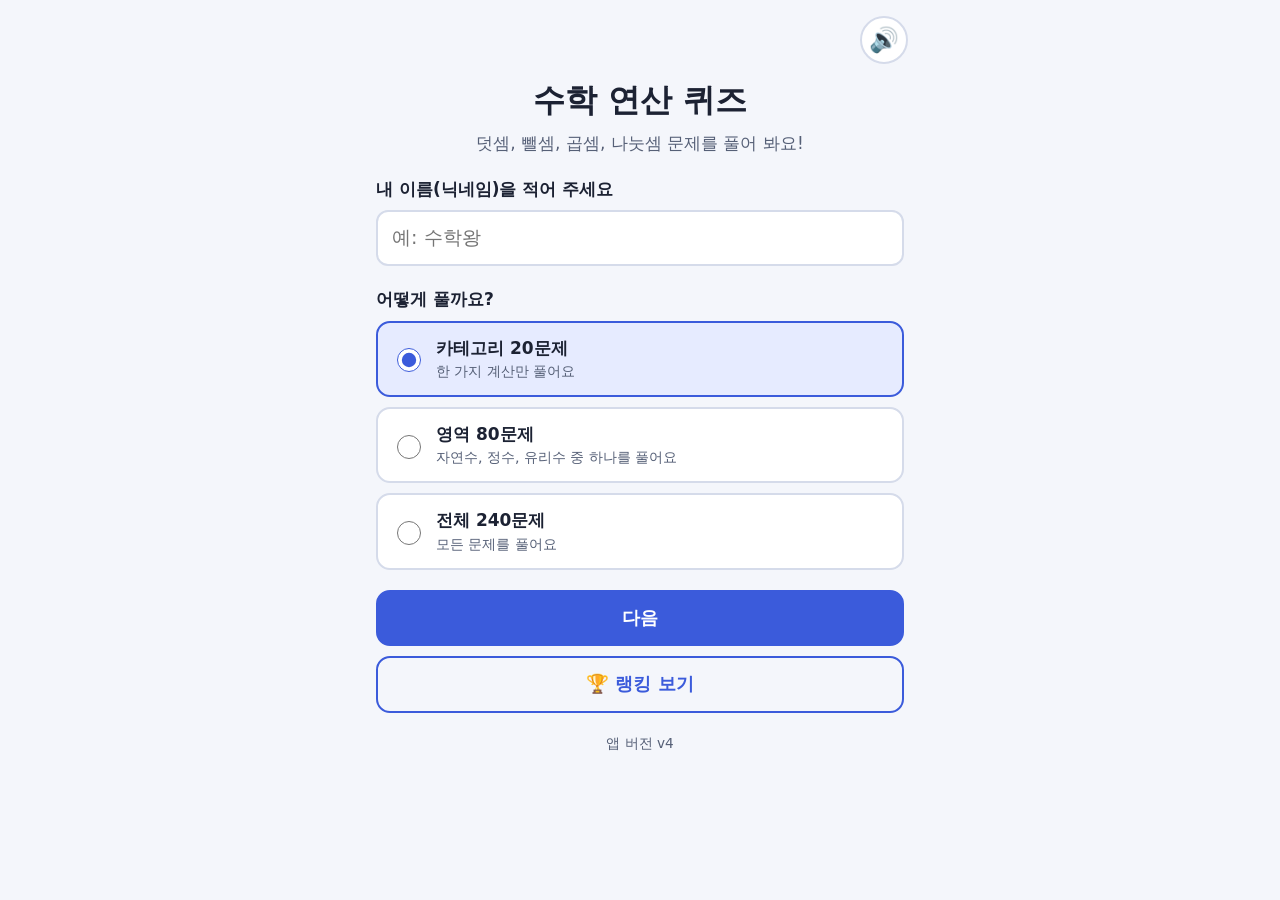
<file: index.html>
<!doctype html>
<html lang="ko">
<head>
<meta charset="utf-8">
<meta name="viewport" content="width=device-width, initial-scale=1, viewport-fit=cover">
<title>수학 연산 퀴즈</title>
<meta name="description" content="자연수·정수·유리수의 사칙연산을 4지선다로 푸는 퀴즈 게임">

<!-- PWA: 홈 화면에 추가하면 주소창 없이 앱처럼 열려요 -->
<link rel="manifest" href="manifest.json">
<meta name="theme-color" content="#3b5bdb" media="(prefers-color-scheme: light)">
<meta name="theme-color" content="#11141c" media="(prefers-color-scheme: dark)">
<link rel="icon" type="image/png" sizes="192x192" href="icons/icon-192.png">
<link rel="apple-touch-icon" href="icons/apple-touch-icon.png">
<meta name="mobile-web-app-capable" content="yes">
<meta name="apple-mobile-web-app-capable" content="yes">
<meta name="apple-mobile-web-app-status-bar-style" content="default">
<meta name="apple-mobile-web-app-title" content="수학퀴즈">

<link rel="stylesheet" href="style.css">
</head>
<body>
<main id="app">

  <div class="appbar">
    <button type="button" class="icon-btn" id="sound-btn" aria-pressed="false" aria-label="소리 끄기">🔊</button>
  </div>

  <!-- 1. 홈 -->
  <section id="screen-home" class="screen" aria-labelledby="home-title">
    <h1 id="home-title" tabindex="-1" data-focus>수학 연산 퀴즈</h1>
    <p class="lead">덧셈, 뺄셈, 곱셈, 나눗셈 문제를 풀어 봐요!</p>
    <p class="notice store-notice" hidden></p>

    <form id="home-form" novalidate>
      <div class="field">
        <label for="nick">내 이름(닉네임)을 적어 주세요</label>
        <input id="nick" name="nick" type="text" maxlength="10" autocomplete="off" placeholder="예: 수학왕" aria-describedby="nick-error">
        <p id="nick-error" class="error" role="alert" hidden></p>
      </div>

      <fieldset class="modes">
        <legend>어떻게 풀까요?</legend>
        <label class="mode">
          <input type="radio" name="mode" value="category" checked>
          <span class="mode-body"><strong>카테고리 20문제</strong><small>한 가지 계산만 풀어요</small></span>
        </label>
        <label class="mode">
          <input type="radio" name="mode" value="area">
          <span class="mode-body"><strong>영역 80문제</strong><small>자연수, 정수, 유리수 중 하나를 풀어요</small></span>
        </label>
        <label class="mode">
          <input type="radio" name="mode" value="all">
          <span class="mode-body"><strong>전체 240문제</strong><small>모든 문제를 풀어요</small></span>
        </label>
      </fieldset>

      <div class="actions">
        <button type="submit" class="btn primary" id="home-go">다음</button>
        <button type="button" class="btn ghost" id="home-rank">🏆 랭킹 보기</button>
      </div>
    </form>
    <p class="app-version" id="app-version"></p>
  </section>

  <!-- 2. 카테고리 선택 -->
  <section id="screen-cat" class="screen" aria-labelledby="cat-title" hidden>
    <button type="button" class="link" id="cat-back">← 뒤로</button>
    <h2 id="cat-title" tabindex="-1" data-focus></h2>
    <p class="lead" id="cat-help"></p>
    <div class="cat-grid" id="cat-grid"></div>
  </section>

  <!-- 3. 퀴즈 -->
  <section id="screen-quiz" class="screen" aria-label="퀴즈" hidden>
    <div class="quiz-top">
      <button type="button" class="link" id="quit">← 그만하기</button>
      <span class="score" id="score">점수 0</span>
    </div>
    <div class="progress" id="progress" role="progressbar" aria-label="진행" aria-valuemin="0" aria-valuemax="1" aria-valuenow="0">
      <div id="bar"></div>
    </div>
    <p class="progress-text" id="progress-text"></p>

    <div class="timer" id="timer" aria-hidden="true">
      <span class="timer-text" id="timer-text">⏱ 30초</span>
      <div class="timer-bar"><div id="timer-fill"></div></div>
    </div>
    <p class="sr-only">문제마다 30초 안에 풀어요. 빨리 풀수록 보너스 점수가 있어요.</p>

    <p class="tag" id="q-tag"></p>
    <h2 class="question" id="q-text" tabindex="-1" data-focus></h2>
    <div class="choices" id="choices" role="group" aria-label="보기"></div>

    <div class="feedback" id="feedback" tabindex="-1" aria-live="polite" hidden>
      <p class="fb-head"><span class="icon" id="fb-icon" aria-hidden="true"></span><span id="fb-title"></span></p>
      <p class="fb-points" id="fb-points"></p>
      <p class="fb-answer" id="fb-answer"></p>
      <p class="fb-exp" id="fb-exp"></p>
      <p class="fb-concept" id="fb-concept"></p>
      <button type="button" class="btn primary" id="next">다음</button>
    </div>

    <button type="button" class="btn ghost" id="skip" hidden>점검용: 결과로 건너뛰기 (기록 저장 안 함)</button>
  </section>

  <!-- 4. 결과 -->
  <section id="screen-result" class="screen" aria-labelledby="result-title" hidden>
    <h2 id="result-title" tabindex="-1" data-focus>결과</h2>
    <p class="lead" id="r-who"></p>
    <div class="result-card">
      <p class="r-label">최종 점수</p>
      <p class="r-score" id="r-score"></p>
      <p class="r-max" id="r-max"></p>
      <p class="r-msg" id="r-msg"></p>
    </div>
    <div class="stats">
      <div class="stat"><span class="stat-label">정답 수</span><strong id="r-correct"></strong></div>
      <div class="stat"><span class="stat-label">걸린 시간</span><strong id="r-time"></strong></div>
      <div class="stat"><span class="stat-label">내 순위</span><strong id="r-rank"></strong><small id="r-rank-sub"></small></div>
    </div>
    <p class="note" id="r-note" hidden></p>
    <p class="notice store-notice" hidden></p>
    <div class="actions">
      <button type="button" class="btn primary" id="retry">다시 도전</button>
      <button type="button" class="btn secondary" id="retry-wrong">틀린 문제만 다시 풀기</button>
      <button type="button" class="btn ghost" id="result-rank">🏆 랭킹 보기</button>
      <button type="button" class="btn ghost" id="to-home">처음으로</button>
    </div>
  </section>

  <!-- 5. 랭킹 -->
  <section id="screen-rank" class="screen" aria-labelledby="rank-title" hidden>
    <button type="button" class="link" id="rank-back">← 뒤로</button>
    <h2 id="rank-title" tabindex="-1" data-focus>🏆 랭킹</h2>
    <p class="notice store-notice" hidden></p>
    <div class="tabs" id="rank-modes" role="tablist" aria-label="랭킹 종류"></div>
    <div class="subtabs" id="rank-subs" role="tablist" aria-label="세부 종류"></div>
    <div id="rank-panel" role="tabpanel" aria-live="polite">
      <h3 id="rank-heading"></h3>
      <div id="rank-list"></div>
    </div>
    <button type="button" class="btn ghost danger" id="rank-reset">기록 지우기</button>
  </section>

</main>

<script src="questions.js"></script>
<script src="logic.js"></script>
<script src="app.js"></script>
</body>
</html>
</file>
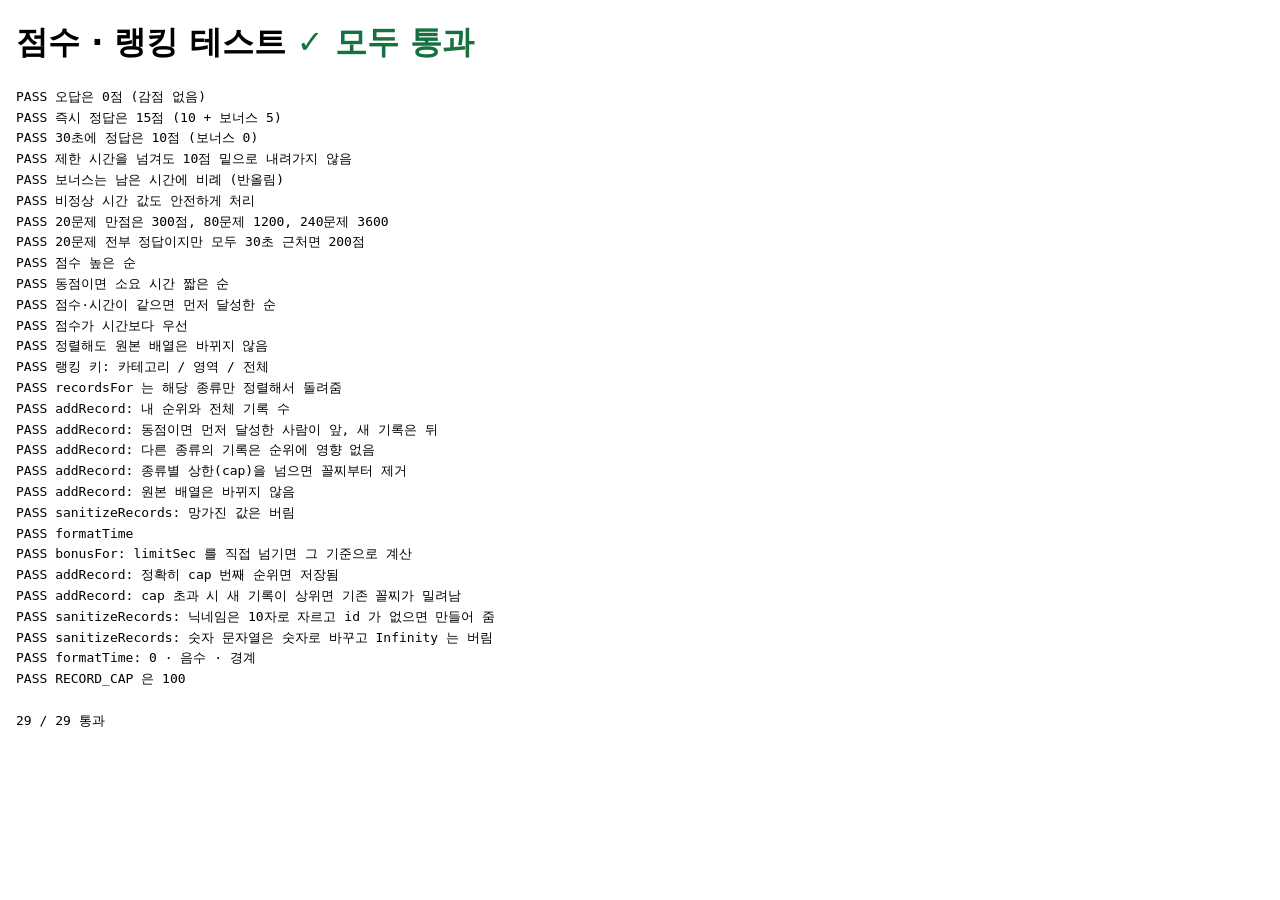
<file: test.html>
<!doctype html>
<html lang="ko">
<head>
<meta charset="utf-8">
<meta name="viewport" content="width=device-width, initial-scale=1">
<title>테스트</title>
<style>
  body { font-family: "Malgun Gothic", system-ui, sans-serif; margin: 16px; }
  pre { white-space: pre-wrap; line-height: 1.6; }
  body.pass h1::after { content: " ✓ 모두 통과"; color: #17713f; }
  body.fail h1::after { content: " ✗ 실패 있음"; color: #b3261e; }
</style>
</head>
<body>
<h1>점수 · 랭킹 테스트</h1>
<pre id="out">실행 중…</pre>
<script src="logic.js"></script>
<script src="tests.js"></script>
</body>
</html>
</file>
<file: style.css>
:root {
  --bg: #f4f6fb; --card: #ffffff; --text: #1c2233; --muted: #566077; --line: #d5dbea;
  --accent: #3b5bdb; --accent-text: #ffffff; --accent-soft: #e6ebff;
  --ok: #17713f; --ok-bg: #e0f5e9; --bad: #b3261e; --bad-bg: #fdE6e3;
  --neg: #b0124f; --neg-bg: #fde4ee;
}
@media (prefers-color-scheme: dark) {
  :root {
    --bg: #11141c; --card: #1b2030; --text: #e9ecf4; --muted: #a0a9bf; --line: #333b54;
    --accent: #8ba0ff; --accent-text: #0f1220; --accent-soft: #272f50;
    --ok: #66d69b; --ok-bg: #17372a; --bad: #ff9488; --bad-bg: #432320;
    --neg: #ff8fba; --neg-bg: #4a2336;
  }
}

* { box-sizing: border-box; }
[hidden] { display: none !important; }
html { -webkit-text-size-adjust: 100%; }
body {
  margin: 0; background: var(--bg); color: var(--text);
  font-family: "Pretendard", "Malgun Gothic", "Apple SD Gothic Neo", system-ui, sans-serif;
  font-size: 1.0625rem; line-height: 1.55;
}
/* 앱으로 열었을 때 노치·홈 바에 가려지지 않게 안전 영역을 비워 둬요 */
#app {
  max-width: 560px; margin: 0 auto; min-height: 100vh; min-height: 100dvh;
  padding: max(20px, env(safe-area-inset-top)) max(16px, env(safe-area-inset-right))
           max(48px, calc(env(safe-area-inset-bottom) + 24px)) max(16px, env(safe-area-inset-left));
}
body { overscroll-behavior-y: none; touch-action: manipulation; } /* 퀴즈 중 실수로 새로고침·확대되는 것을 막아요 */
h1 { font-size: 2rem; margin: 12px 0 4px; text-align: center; }
h2 { font-size: 1.4rem; margin: 8px 0; }
p { margin: 0 0 12px; }
.lead { color: var(--muted); text-align: center; margin-bottom: 20px; }
:focus-visible { outline: 3px solid var(--accent); outline-offset: 2px; }
[tabindex="-1"]:focus { outline: none; }

/* 버튼 */
.btn {
  display: block; width: 100%; min-height: 56px; padding: 12px 20px; border-radius: 14px;
  font: inherit; font-size: 1.15rem; font-weight: 800; cursor: pointer;
  border: 2px solid var(--accent); background: var(--accent); color: var(--accent-text);
}
.btn.ghost { background: transparent; color: var(--accent); }
.link {
  font: inherit; font-weight: 700; color: var(--accent); background: none; border: 0;
  padding: 10px 4px; min-height: 48px; cursor: pointer;
}

/* 홈 */
.field { margin-bottom: 20px; }
label[for="nick"] { display: block; font-weight: 800; margin-bottom: 8px; }
input[type="text"] {
  width: 100%; min-height: 56px; padding: 10px 14px; font: inherit; font-size: 1.2rem;
  border-radius: 12px; border: 2px solid var(--line); background: var(--card); color: var(--text);
}
input[aria-invalid="true"] { border-color: var(--bad); }
.error { color: var(--bad); font-weight: 800; margin: 8px 0 0; }
.modes { border: 0; padding: 0; margin: 0 0 20px; display: grid; gap: 10px; }
.modes legend { font-weight: 800; padding: 0; margin-bottom: 8px; }
.mode {
  display: flex; align-items: center; gap: 12px; min-height: 64px; padding: 12px 14px;
  border: 2px solid var(--line); border-radius: 14px; background: var(--card); cursor: pointer;
}
.mode input { width: 24px; height: 24px; flex: none; accent-color: var(--accent); }
.mode-body { display: grid; }
.mode-body small { color: var(--muted); }
.mode:has(input:checked) { border-color: var(--accent); background: var(--accent-soft); }
.mode:has(input:focus-visible) { outline: 3px solid var(--accent); outline-offset: 2px; }

/* 카테고리 */
.cat-grid { display: grid; grid-template-columns: repeat(3, 1fr); gap: 8px; }
.col-head {
  text-align: center; font-weight: 800; padding: 8px 2px; font-size: 1.05rem;
  display: flex; flex-direction: column; justify-content: center;
}
button.col-head {
  font-family: inherit; color: var(--accent-text); background: var(--accent); border: 2px solid var(--accent);
  border-radius: 12px; min-height: 64px; cursor: pointer;
}
button.col-head small { font-weight: 500; }
.cat-card {
  display: flex; flex-direction: column; align-items: center; justify-content: center; gap: 2px;
  min-height: 92px; padding: 8px 4px; font: inherit; color: var(--text); cursor: pointer;
  background: var(--card); border: 2px solid var(--line); border-radius: 14px;
}
.cat-card .sym { font-size: 1.8rem; font-weight: 900; color: var(--accent); line-height: 1.1; }
.cat-card .name { font-weight: 800; }
.cat-card .cnt { color: var(--muted); }
.cat-card:disabled { opacity: .45; cursor: default; }
.cat-card:not(:disabled):hover { border-color: var(--accent); }

/* 퀴즈 */
.quiz-top { display: flex; justify-content: space-between; align-items: center; }
.score { font-weight: 800; background: var(--accent-soft); color: var(--accent); padding: 4px 14px; border-radius: 999px; }
.progress { height: 12px; background: var(--accent-soft); border-radius: 999px; overflow: hidden; margin: 6px 0; }
.progress > div { height: 100%; width: 0; background: var(--accent); transition: width .25s; }
.progress-text { color: var(--muted); font-weight: 700; text-align: right; margin-bottom: 8px; }
.tag { text-align: center; color: var(--muted); font-weight: 700; margin-bottom: 0; }
.question {
  font-size: clamp(2rem, 9vw, 2.8rem); font-weight: 800; text-align: center;
  margin: 12px 0 20px; line-height: 1.7; overflow-wrap: anywhere;
}
.choices { display: grid; gap: 10px; }
.choice {
  display: flex; align-items: center; gap: 12px; width: 100%; min-height: 64px; padding: 10px 14px;
  font: inherit; font-size: 1.5rem; font-weight: 700; text-align: left; cursor: pointer;
  color: var(--text); background: var(--card); border: 3px solid var(--line); border-radius: 14px;
}
.choice .letter {
  flex: none; width: 34px; height: 34px; border-radius: 50%; display: grid; place-items: center;
  font-size: 1rem; font-weight: 800; background: var(--accent-soft); color: var(--accent);
}
.choice .val { flex: 1; min-width: 0; }
.choice .mark { flex: none; font-size: 1rem; font-weight: 800; white-space: nowrap; }
.choice:not(:disabled):hover { border-color: var(--accent); }
.choice:not(:disabled):active { border-color: var(--accent); background: var(--accent-soft); } /* 누르는 동안: 글자색(=분수선 색)은 그대로 */
.choice:disabled { cursor: default; color: var(--text); }
.choice.correct { border-color: var(--ok); background: var(--ok-bg); }
.choice.correct .mark { color: var(--ok); }
.choice.wrong { border-color: var(--bad); background: var(--bad-bg); }
.choice.wrong .mark { color: var(--bad); }
.choice.dim { opacity: .75; }

.feedback { margin-top: 16px; padding: 16px; border-radius: 14px; border: 2px solid var(--line); background: var(--card); }
.feedback.ok { border-color: var(--ok); background: var(--ok-bg); }
.feedback.bad { border-color: var(--bad); background: var(--bad-bg); }
.fb-head { display: flex; align-items: center; gap: 8px; font-size: 1.3rem; font-weight: 800; }
.feedback.ok .fb-head { color: var(--ok); }
.feedback.bad .fb-head { color: var(--bad); }
.fb-head .icon { font-size: 1.6rem; }
.fb-answer { font-weight: 800; }
.fb-concept { font-weight: 800; padding: 8px 12px; border-radius: 10px; background: var(--card); }
.feedback .btn { margin-top: 12px; }
#skip { margin-top: 16px; }

/* 분수 · 음수 */
/* 분수: 문제·보기·정답 표시·해설·개념이 모두 이 규칙 하나를 써요(위치별 덮어쓰기 없음).
   분수선(.frac-bar)은 border 가 아니라 별도 요소에 background: currentColor 로 그려서 글자와 같은 밝은 색이 돼요.
   높이는 max(2px, .12em): 아무리 작은 글씨에서도 2px 밑으로 줄지 않아요.
   align-items: stretch 로 분자·분모 중 긴 쪽 너비까지 늘어나 선이 그 너비만큼 꽉 차요.
   flex: none + min-height 로 flex 레이아웃(보기 버튼 안)에서도 선이 줄어들거나 0 이 되지 않아요. */
.frac {
  display: inline-flex; flex-direction: column; align-items: stretch; vertical-align: middle;
  margin: 0 .22em; font-size: .85em; line-height: 1.2; text-align: center; color: inherit;
}
.frac .num, .frac .den { display: block; padding: 0 .3em; }
.frac .num { padding-bottom: .06em; }
.frac .den { padding-top: .06em; }
.frac .frac-bar {
  display: block; flex: none; align-self: stretch; box-sizing: border-box;
  height: max(2px, .12em); min-height: 2px; background: currentColor;
  -webkit-print-color-adjust: exact; print-color-adjust: exact;
}
@media (forced-colors: active) {  /* 고대비 모드에서는 배경색이 바뀌므로 시스템 글자색으로 고정 */
  .frac .frac-bar { forced-color-adjust: none; background: CanvasText; }
}
.neg {
  display: inline-block; vertical-align: middle; min-width: .9em; margin-right: .08em; text-align: center;
  font-weight: 900; color: var(--neg); background: var(--neg-bg); border-radius: .3em; padding: .05em .12em;
  line-height: 1.1;
}

/* 결과 */
.result-card { text-align: center; padding: 24px 16px; margin-bottom: 20px; background: var(--card); border: 2px solid var(--line); border-radius: 16px; }
.r-label { color: var(--muted); font-weight: 700; margin: 0; }
.r-score { font-size: 3.2rem; font-weight: 900; margin: 4px 0; line-height: 1.2; }
.r-msg { font-size: 1.2rem; font-weight: 800; margin: 0; }
.actions { display: grid; gap: 10px; }

/* 3단계: 소리 버튼 · 타이머 · 결과 · 랭킹 */
.sr-only { position: absolute; width: 1px; height: 1px; margin: -1px; padding: 0; overflow: hidden; clip: rect(0 0 0 0); white-space: nowrap; border: 0; }
.appbar { display: flex; justify-content: flex-end; min-height: 48px; margin: -8px -4px 0 0; }
.icon-btn {
  width: 48px; height: 48px; font-size: 1.5rem; line-height: 1; cursor: pointer; border-radius: 50%;
  border: 2px solid var(--line); background: var(--card); color: var(--text);
}
.icon-btn[aria-pressed="true"] { background: var(--accent-soft); }
.actions { margin-top: 4px; }
.btn.secondary { background: var(--accent-soft); color: var(--accent); }
.btn.danger { color: var(--bad); border-color: var(--bad); }
.btn:disabled { opacity: .5; cursor: not-allowed; }
.notice {
  padding: 10px 14px; border-radius: 12px; font-weight: 700; color: var(--text);
  background: var(--neg-bg); border: 2px solid var(--neg);
}
.note { text-align: center; color: var(--muted); font-weight: 700; }
.app-version { text-align: center; color: var(--muted); font-size: .85rem; margin: 20px 0 0; }

.timer { display: flex; align-items: center; gap: 10px; margin-bottom: 4px; }
.timer-text { flex: none; min-width: 5.5em; font-weight: 800; font-variant-numeric: tabular-nums; }
.timer-bar { flex: 1; height: 10px; border-radius: 999px; background: var(--accent-soft); overflow: hidden; }
.timer-bar > div { height: 100%; width: 100%; background: var(--accent); }
.timer.low .timer-text { color: var(--bad); }
.timer.low .timer-bar > div { background: var(--bad); }
.fb-points { font-weight: 800; }

.r-max { color: var(--muted); font-weight: 700; margin: 0 0 8px; }
.stats { display: grid; grid-template-columns: repeat(3, 1fr); gap: 8px; margin-bottom: 16px; }
.stat {
  display: flex; flex-direction: column; align-items: center; justify-content: center; text-align: center;
  padding: 12px 4px; border-radius: 14px; background: var(--card); border: 2px solid var(--line);
}
.stat-label { color: var(--muted); font-weight: 700; font-size: .9rem; }
.stat strong { font-size: 1.35rem; line-height: 1.3; }
.stat small { color: var(--muted); font-weight: 700; }

.tabs, .subtabs { display: flex; flex-wrap: wrap; gap: 8px; margin-bottom: 10px; }
.tab {
  flex: 1 1 auto; min-height: 48px; padding: 8px 12px; font: inherit; font-weight: 800; cursor: pointer;
  border-radius: 12px; border: 2px solid var(--line); background: var(--card); color: var(--text);
}
.tab[aria-selected="true"] { background: var(--accent); border-color: var(--accent); color: var(--accent-text); }
.subtabs { display: grid; grid-template-columns: repeat(3, 1fr); gap: 6px; }
.subtabs .tab { min-height: 48px; padding: 6px 2px; font-size: .92rem; font-weight: 700; }
#rank-panel h3 { font-size: 1.15rem; margin: 14px 0 8px; }
.rank-empty { text-align: center; color: var(--muted); font-weight: 700; padding: 24px 8px; }
.rank-table { width: 100%; border-collapse: collapse; margin-bottom: 16px; }
.rank-table th { font-size: .85rem; color: var(--muted); text-align: left; padding: 4px 6px; }
.rank-table td { padding: 10px 6px; border-top: 1px solid var(--line); vertical-align: middle; }
.rank-table .n { font-weight: 900; text-align: center; width: 1%; white-space: nowrap; }
.rank-table .who { font-weight: 800; overflow-wrap: anywhere; }
.rank-table .when { display: block; color: var(--muted); font-size: .8rem; font-weight: 500; }
.rank-table .num { font-weight: 800; font-variant-numeric: tabular-nums; white-space: nowrap; }
.rank-table tr.me td { background: var(--accent-soft); border-top-color: var(--accent); }
.rank-table tr.me .who::after {
  content: "방금"; margin-left: 6px; padding: 1px 8px; border-radius: 999px; font-size: .75rem;
  background: var(--accent); color: var(--accent-text); vertical-align: middle;
}
.rank-table tr.gap td { text-align: center; color: var(--muted); padding: 2px; border-top: 0; }

@media (min-width: 560px) {
  .choices { grid-template-columns: 1fr 1fr; }
  #app { padding-top: 24px; }
}
@media (prefers-reduced-motion: reduce) {
  .progress > div { transition: none; }
}
</file>
